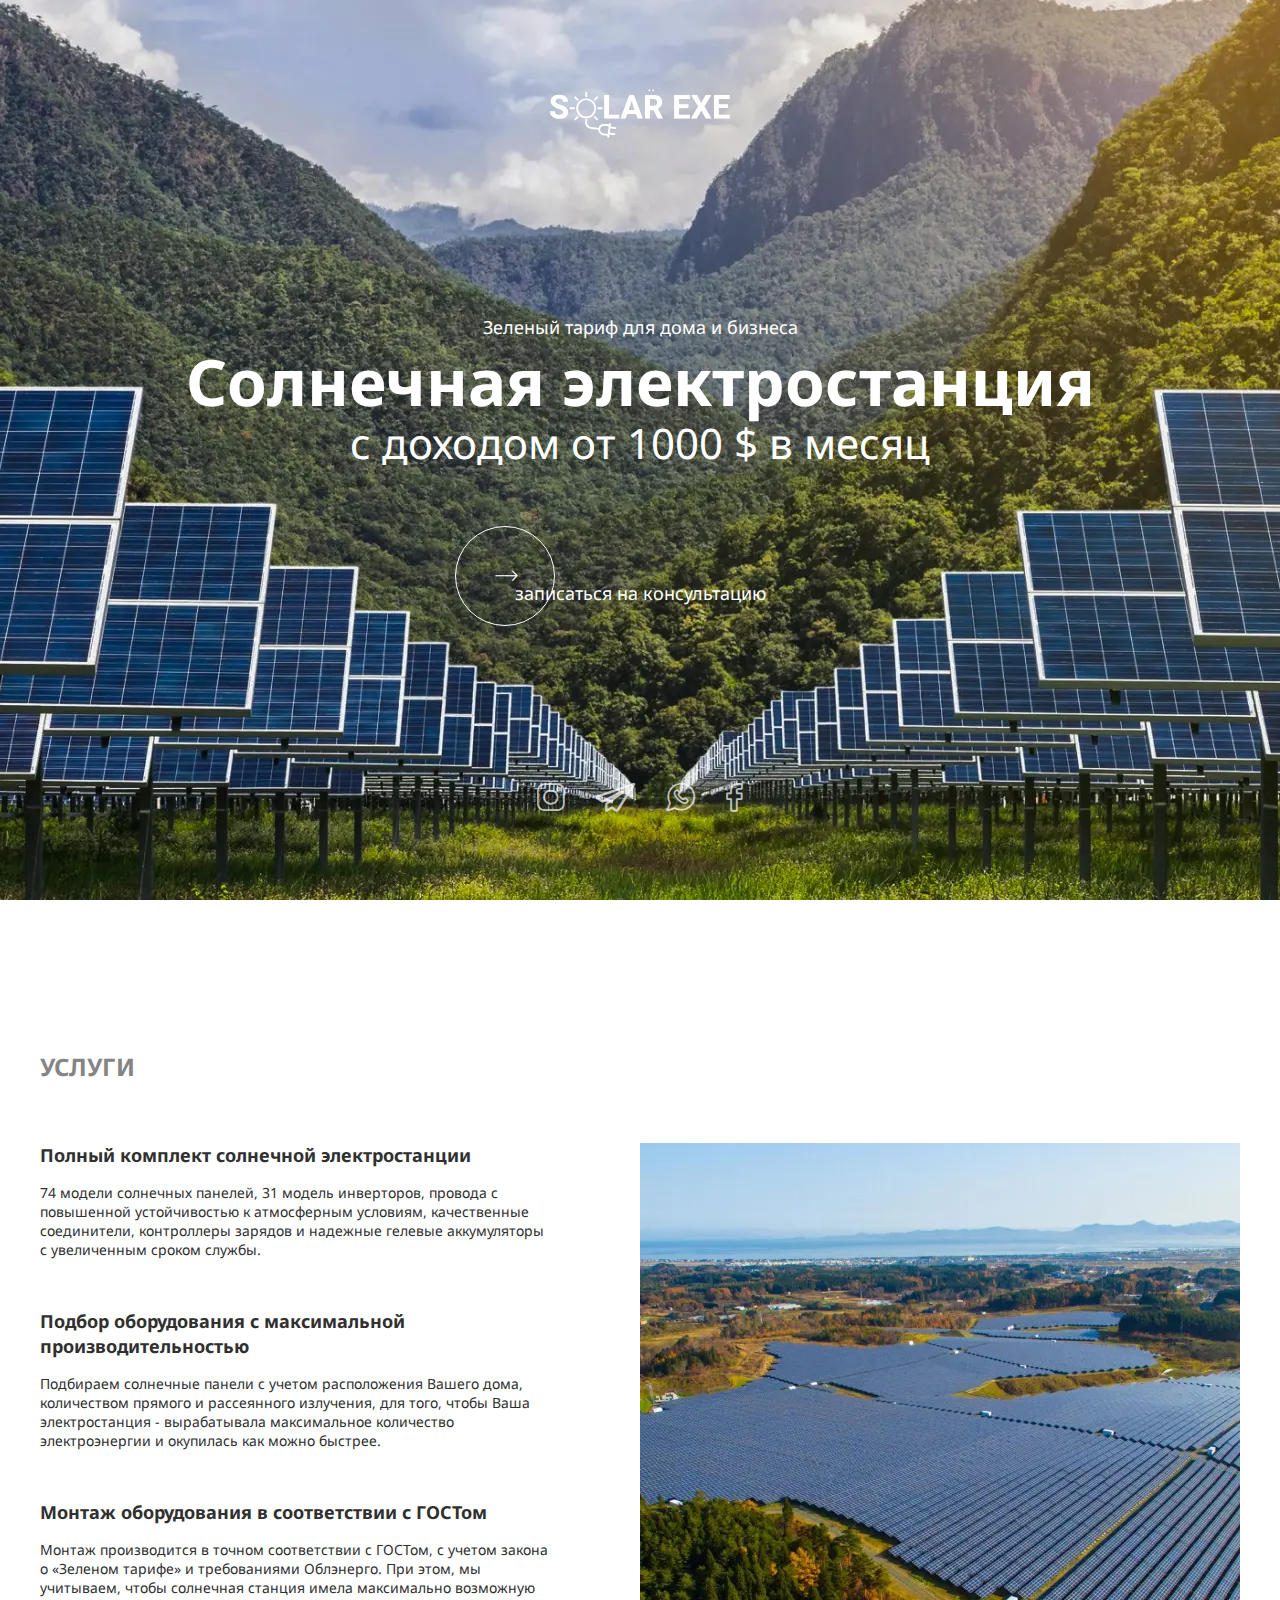
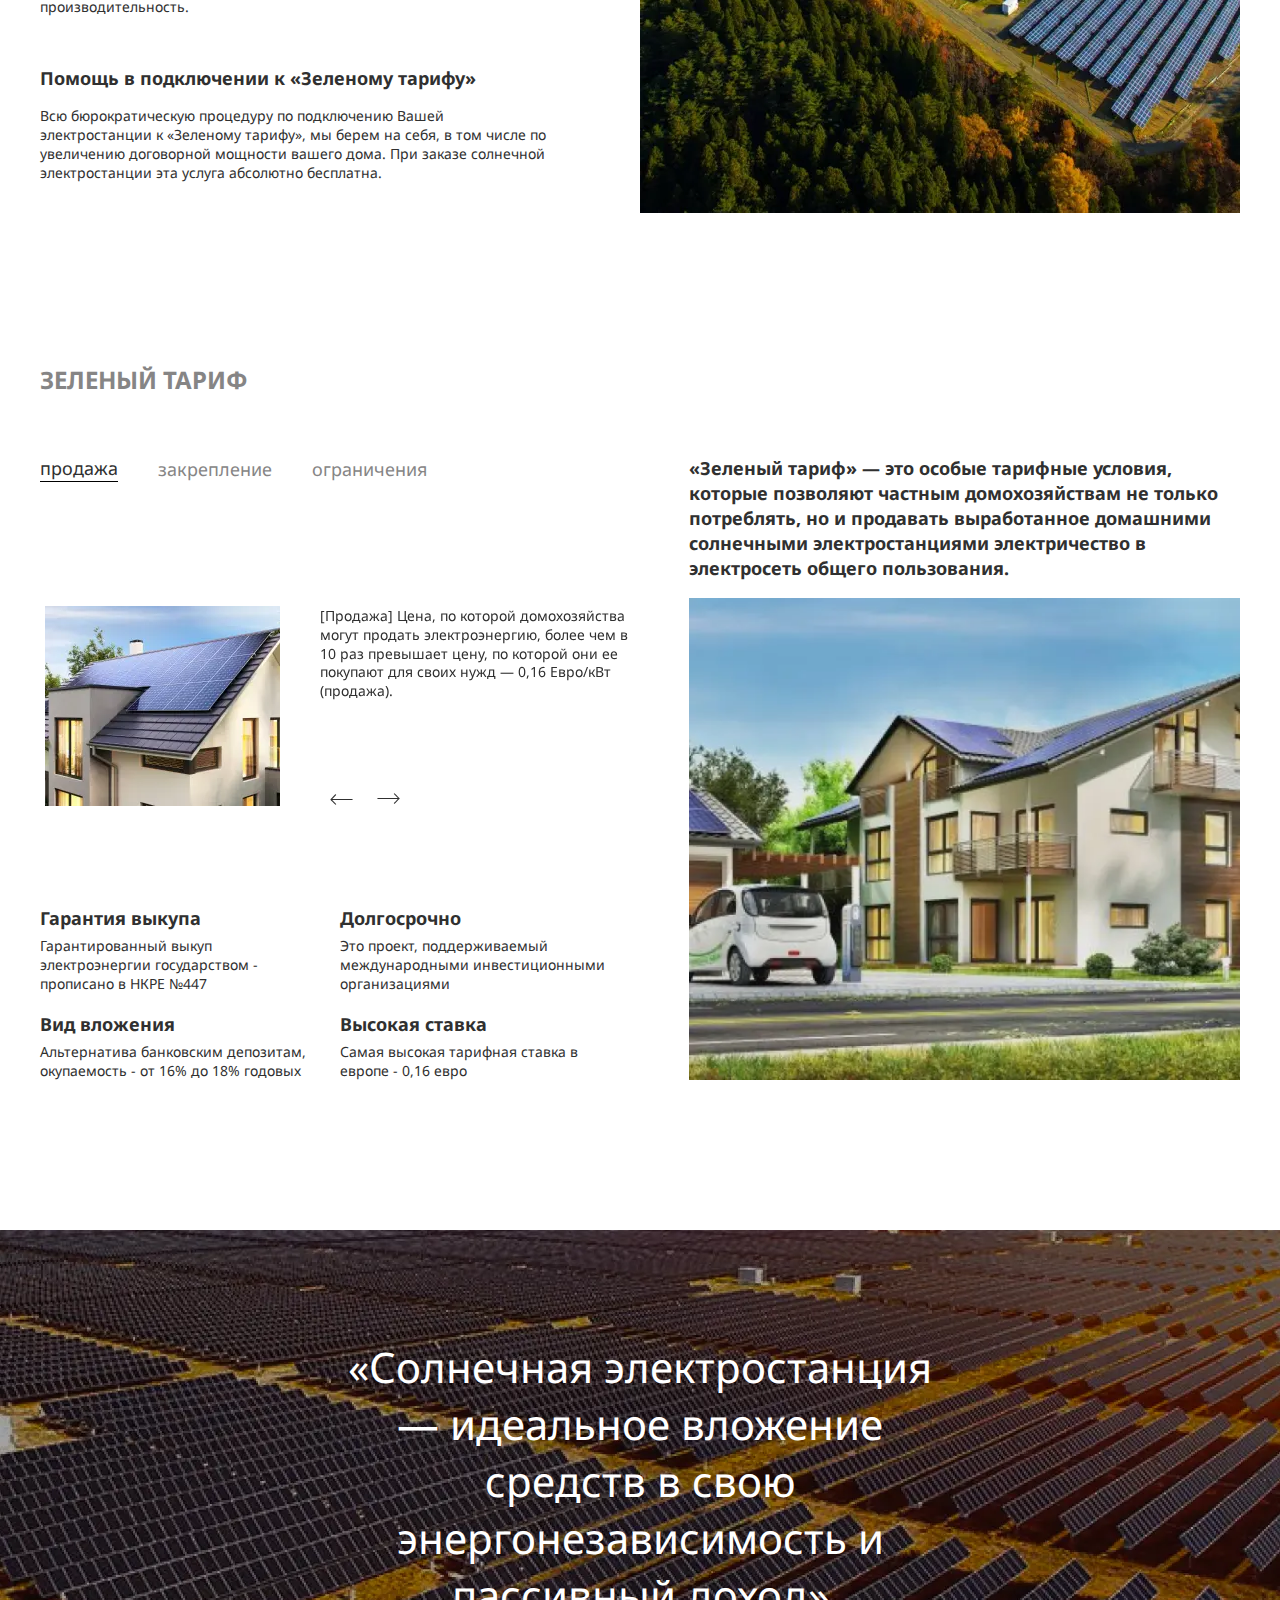
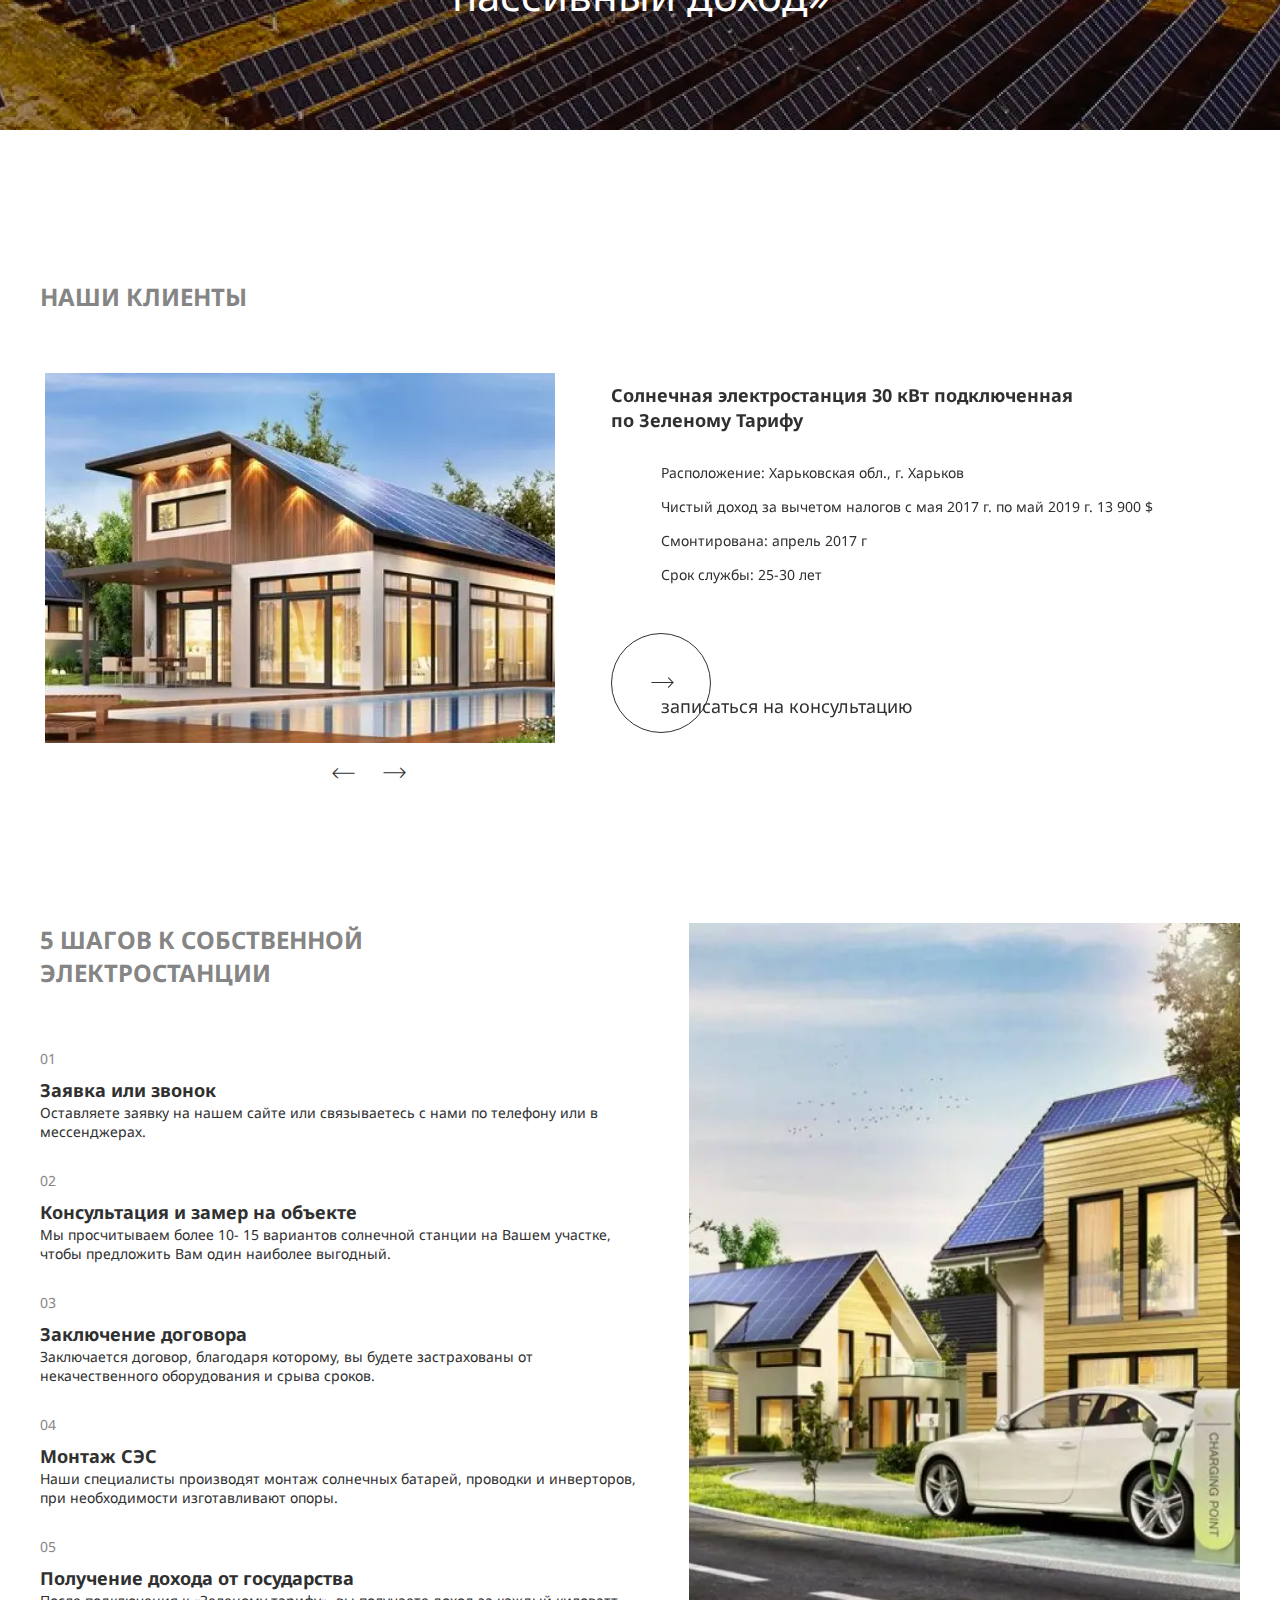
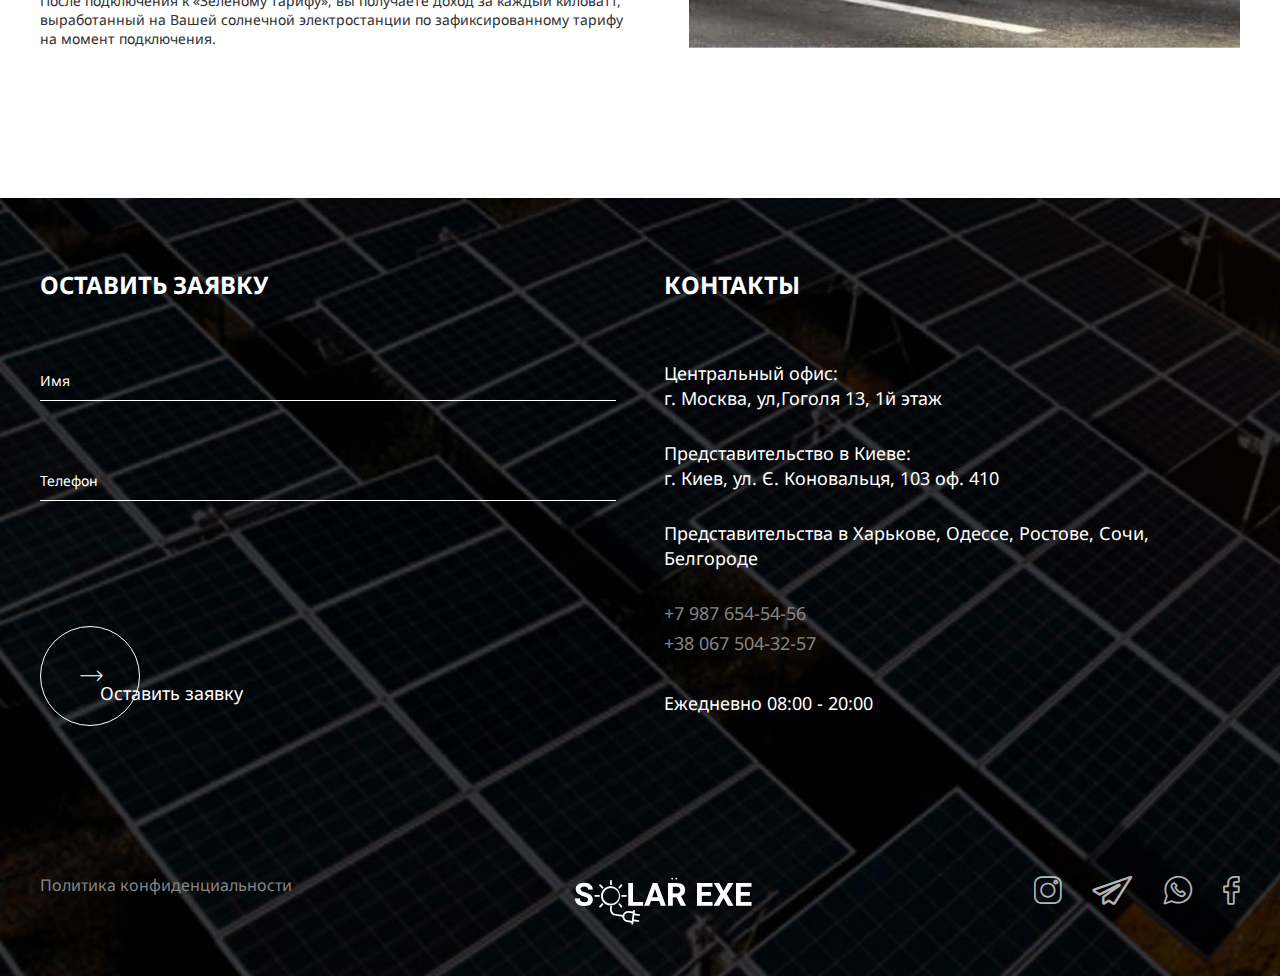
<file: index.html>
<!DOCTYPE html>
<html lang="ru">

<head>
	<title>Главная</title>
	<meta charset="UTF-8">
	<meta name="format-detection" content="telephone=no">
	<!-- <style>body{opacity: 0;}</style> -->
	<link rel="stylesheet" href="css/style.min.css?_v=20230328160044">
	<link rel="shortcut icon" href="favicon.ico">
	<!-- <meta name="robots" content="noindex, nofollow"> -->
	<meta name="viewport" content="width=device-width, initial-scale=1.0">
</head>

<body>
	<div class="wrapper">
		<header class="header">
			<div class="header__container">
				<div class="fullscreen">
					<div class="fullscreen__body">
						<div class="fullscreen__logo">
							<div class="logo _icon-logo"></div>
						</div>
						<div class="fullscreen__title">
							<h2 class="subtitle-fullscreen">Зеленый тариф для дома и бизнеса</h2>
							<h1 class="title-fullscreen">Солнечная электростанция <span>с доходом от 1000 $ в месяц</span></h1>
							<a href="" class="btn-fullscreen _icon-arrow btn">записаться на консультацию</a>
						</div>
						<div class="fullscreen__social">
							<ul class="social__link">
								<li><a href="" class="header-social _icon-instagram"></a></li>
								<li><a href="https://web.telegram.org/z/" class="header-social _icon-telegram"></a></li>
								<li><a href="" class="header-social _icon-whatsapp"></a></li>
								<li><a href="" class="header-social _icon-facebook"></a></li>
							</ul>
						</div>
					</div>
				</div>
			</div>
		</header>
		<main class="page">
			<section class="services">
				<div class="services__container">
					<div class="services__title">
						<h2>Услуги</h2>
					</div>

					<div class="services__body">
						<div class="services__offer offer-services">
							<div class="offer-services__item">
								<h3>Полный комплект солнечной электростанции</h3>
								<p>74 модели солнечных панелей, 31 модель инверторов, провода с повышенной устойчивостью к
									атмосферным условиям, качественные соединители, контроллеры зарядов и надежные гелевые
									аккумуляторы с увеличенным сроком службы.</p>
							</div>
							<div class="offer-services__item">
								<h3>Подбор оборудования с максимальной производительностью</h3>
								<p>Подбираем солнечные панели с учетом расположения Вашего дома, количеством прямого и
									рассеянного
									излучения, для того, чтобы Ваша электростанция - вырабатывала максимальное количество
									электроэнергии и окупилась как можно быстрее.</p>
							</div>
							<div class="offer-services__item">
								<h3>Монтаж оборудования в соответствии с ГОСТом</h3>
								<p>Монтаж производится в точном соответствии с ГОСТом, с учетом закона о «Зеленом тарифе» и
									требованиями Облэнерго. При этом, мы учитываем, чтобы солнечная станция имела максимально
									возможную производительность.</p>
							</div>
							<div class="offer-services__item">
								<h3>Помощь в подключении к «Зеленому тарифу»</h3>
								<p>Всю бюрократическую процедуру по подключению Вашей электростанции к «Зеленому тарифу», мы
									берем
									на себя, в том числе по увеличению договорной мощности вашего дома. При заказе солнечной
									электростанции эта услуга абсолютно бесплатна.</p>
							</div>
						</div>
						<div class="services__image">
							<picture><source srcset="img/services/services.webp" type="image/webp"><img src="img/services/services.jpg" alt="services__image"></picture>
						</div>
					</div>
				</div>
			</section>

			<section class="tariff">
				<div class="tariff__container">
					<div class="tariff__title">
						<h2>Зеленый тариф</h2>
					</div>
					<div class="tariff__body">
						<div class="tariff__tabs tabs-tariff">
							<div data-tabs class="tabs-tariff__item">
								<nav data-tabs-titles class="tabs-tariff__navigation">
									<button type="button" class="tabs-tariff__title _tab-active">Продажа</button>
									<button type="button" class="tabs-tariff__title">Закрепление</button>
									<button type="button" class="tabs-tariff__title">Ограничения</button>
								</nav>
								<div data-tabs-body class="tabs-tariff__content">
									<!-- Содержание первого таба -->
									<div class="tabs-tariff__body body-tariff">
										<div class="body-tariff__slider">
											<!-- Оболочка слайдера -->
											<div class="tariff__slider swiper">
												<!-- Двигающееся часть слайдера -->
												<div class="tariff__wrapper swiper-wrapper">
													<!-- Слайд -->
													<div class="tariff__slide swiper-slide">
														<picture><source srcset="img/tariff/small-home.webp" type="image/webp"><img src="img/tariff/small-home.jpg" alt="small-home" class="slide-img"></picture>
														<div class="slide-info__block">
															<div class="slide-info">[Продажа] Цена, по которой домохозяйства могут
																продать
																электроэнергию, более чем в 10 раз превышает цену, по которой они ее
																покупают для своих нужд — 0,16 Евро/кВт (продажа).</div>
															<div class="slide-info__button">
																<!-- Если нужна навигация (влево/вправо) -->
																<button type="button" class="tariff-button-prev tariff-btn _icon-arrow"></button>
																<button type="button" class="tariff-button-next tariff-btn _icon-arrow"></button>
															</div>
														</div>
													</div>
													<div class="tariff__slide swiper-slide">
														<picture><source srcset="img/tariff/small-home.webp" type="image/webp"><img src="img/tariff/small-home.jpg" alt="small-home" class="slide-img"></picture>
														<div class="slide-info__block">
															<div class="slide-info">[Продажа] Цена, по которой домохозяйства могут
																продать
																электроэнергию, более чем в 10 раз превышает цену, по которой они ее
																покупают для своих нужд — 0,16 Евро/кВт (продажа).</div>
															<div class="slide-info__button">
																<!-- Если нужна навигация (влево/вправо) -->
																<button type="button" class="tariff-button-prev tariff-btn _icon-arrow"></button>
																<button type="button" class="tariff-button-next tariff-btn _icon-arrow"></button>
															</div>
														</div>
													</div>
													<div class="tariff__slide swiper-slide">
														<picture><source srcset="img/tariff/small-home.webp" type="image/webp"><img src="img/tariff/small-home.jpg" alt="small-home" class="slide-img"></picture>
														<div class="slide-info__block">
															<div class="slide-info">[Продажа] Цена, по которой домохозяйства могут
																продать
																электроэнергию, более чем в 10 раз превышает цену, по которой они ее
																покупают для своих нужд — 0,16 Евро/кВт (продажа).</div>
															<div class="slide-info__button">
																<!-- Если нужна навигация (влево/вправо) -->
																<button type="button" class="tariff-button-prev tariff-btn _icon-arrow"></button>
																<button type="button" class="tariff-button-next tariff-btn _icon-arrow"></button>
															</div>
														</div>
													</div>
												</div>
											</div>
										</div>
										<div class="body-tariff__info info-tariff">
											<div class="info-tariff__items">
												<div class="info-tariff__title">Гарантия выкупа</div>
												<div class="info-tariff__description">Гарантированный выкуп электроэнергии
													государством - прописано в НКРЕ №447</div>
											</div>
											<div class="info-tariff__items">
												<div class="info-tariff__title">Долгосрочно</div>
												<div class="info-tariff__description">Это проект, поддерживаемый международными
													инвестиционными организациями</div>
											</div>
											<div class="info-tariff__items">
												<div class="info-tariff__title">Вид вложения</div>
												<div class="info-tariff__description">Альтернатива банковским депозитам, окупаемость
													- от 16% до 18% годовых</div>
											</div>
											<div class="info-tariff__items">
												<div class="info-tariff__title">Высокая ставка</div>
												<div class="info-tariff__description">Самая высокая тарифная ставка в европе - 0,16
													евро</div>
											</div>
										</div>
									</div>
									<!-- Содержание второго таба -->
									<div class="tabs-tariff__body body-tariff">
										<div class="body-tariff__slider">
											<!-- Оболочка слайдера -->
											<div class="tariff__slider swiper">
												<!-- Двигающееся часть слайдера -->
												<div class="tariff__wrapper swiper-wrapper">
													<!-- Слайд -->
													<div class="tariff__slide swiper-slide">
														<picture><source srcset="img/tariff/small-home.webp" type="image/webp"><img src="img/tariff/small-home.jpg" alt="small-home" class="slide-img"></picture>
														<div class="slide-info__block">
															<div class="slide-info">[Закрепление] Цена, по которой домохозяйства могут
																продать
																электроэнергию, более чем в 10 раз превышает цену, по которой они ее
																покупают для своих нужд — 0,16 Евро/кВт (продажа).</div>
															<div class="slide-info__button">
																<!-- Если нужна навигация (влево/вправо) -->
																<button type="button" class="tariff-button-prev tariff-btn _icon-arrow"></button>
																<button type="button" class="tariff-button-next tariff-btn _icon-arrow"></button>
															</div>
														</div>
													</div>
													<div class="tariff__slide swiper-slide">
														<picture><source srcset="img/tariff/small-home.webp" type="image/webp"><img src="img/tariff/small-home.jpg" alt="small-home" class="slide-img"></picture>
														<div class="slide-info__block">
															<div class="slide-info">[Закрепление] Цена, по которой домохозяйства могут
																продать
																электроэнергию, более чем в 10 раз превышает цену, по которой они ее
																покупают для своих нужд — 0,16 Евро/кВт (продажа).</div>
															<div class="slide-info__button">
																<!-- Если нужна навигация (влево/вправо) -->
																<button type="button" class="tariff-button-prev tariff-btn _icon-arrow"></button>
																<button type="button" class="tariff-button-next tariff-btn _icon-arrow"></button>
															</div>
														</div>
													</div>
													<div class="tariff__slide swiper-slide">
														<picture><source srcset="img/tariff/small-home.webp" type="image/webp"><img src="img/tariff/small-home.jpg" alt="small-home" class="slide-img"></picture>
														<div class="slide-info__block">
															<div class="slide-info">[Закрепление] Цена, по которой домохозяйства могут
																продать
																электроэнергию, более чем в 10 раз превышает цену, по которой они ее
																покупают для своих нужд — 0,16 Евро/кВт (продажа).</div>
															<div class="slide-info__button">
																<!-- Если нужна навигация (влево/вправо) -->
																<button type="button" class="tariff-button-prev tariff-btn _icon-arrow"></button>
																<button type="button" class="tariff-button-next tariff-btn _icon-arrow"></button>
															</div>
														</div>
													</div>
												</div>
											</div>
										</div>
										<div class="body-tariff__info info-tariff">
											<div class="info-tariff__items">
												<div class="info-tariff__title">Гарантия выкупа</div>
												<div class="info-tariff__description">Гарантированный выкуп электроэнергии
													государством - прописано в НКРЕ №447</div>
											</div>
											<div class="info-tariff__items">
												<div class="info-tariff__title">Долгосрочно</div>
												<div class="info-tariff__description">Это проект, поддерживаемый международными
													инвестиционными организациями</div>
											</div>
											<div class="info-tariff__items">
												<div class="info-tariff__title">Вид вложения</div>
												<div class="info-tariff__description">Альтернатива банковским депозитам, окупаемость
													- от 16% до 18% годовых</div>
											</div>
											<div class="info-tariff__items">
												<div class="info-tariff__title">Высокая ставка</div>
												<div class="info-tariff__description">Самая высокая тарифная ставка в европе - 0,16
													евро</div>
											</div>
										</div>
									</div>
									<!-- Содержание третьего таба -->
									<div class="tabs-tariff__body body-tariff">
										<div class="body-tariff__slider">
											<!-- Оболочка слайдера -->
											<div class="tariff__slider swiper">
												<!-- Двигающееся часть слайдера -->
												<div class="tariff__wrapper swiper-wrapper">
													<!-- Слайд -->
													<div class="tariff__slide swiper-slide">
														<picture><source srcset="img/tariff/small-home.webp" type="image/webp"><img src="img/tariff/small-home.jpg" alt="small-home" class="slide-img"></picture>
														<div class="slide-info__block">
															<div class="slide-info">[Ограничения] Цена, по которой домохозяйства могут
																продать
																электроэнергию, более чем в 10 раз превышает цену, по которой они ее
																покупают для своих нужд — 0,16 Евро/кВт (продажа).</div>
															<div class="slide-info__button">
																<!-- Если нужна навигация (влево/вправо) -->
																<button type="button" class="tariff-button-prev tariff-btn _icon-arrow"></button>
																<button type="button" class="tariff-button-next tariff-btn _icon-arrow"></button>
															</div>
														</div>
													</div>
													<div class="tariff__slide swiper-slide">
														<picture><source srcset="img/tariff/small-home.webp" type="image/webp"><img src="img/tariff/small-home.jpg" alt="small-home" class="slide-img"></picture>
														<div class="slide-info__block">
															<div class="slide-info">[Ограничения] Цена, по которой домохозяйства могут
																продать
																электроэнергию, более чем в 10 раз превышает цену, по которой они ее
																покупают для своих нужд — 0,16 Евро/кВт (продажа).</div>
															<div class="slide-info__button">
																<!-- Если нужна навигация (влево/вправо) -->
																<button type="button" class="tariff-button-prev tariff-btn _icon-arrow"></button>
																<button type="button" class="tariff-button-next tariff-btn _icon-arrow"></button>
															</div>
														</div>
													</div>
													<div class="tariff__slide swiper-slide">
														<picture><source srcset="img/tariff/small-home.webp" type="image/webp"><img src="img/tariff/small-home.jpg" alt="small-home" class="slide-img"></picture>
														<div class="slide-info__block">
															<div class="slide-info">[Ограничения] Цена, по которой домохозяйства могут
																продать
																электроэнергию, более чем в 10 раз превышает цену, по которой они ее
																покупают для своих нужд — 0,16 Евро/кВт (продажа).</div>
															<div class="slide-info__button">
																<!-- Если нужна навигация (влево/вправо) -->
																<button type="button" class="tariff-button-prev tariff-btn _icon-arrow"></button>
																<button type="button" class="tariff-button-next tariff-btn _icon-arrow"></button>
															</div>
														</div>
													</div>
												</div>
											</div>
										</div>
										<div class="body-tariff__info info-tariff">
											<div class="info-tariff__items">
												<div class="info-tariff__title">Гарантия выкупа</div>
												<div class="info-tariff__description">Гарантированный выкуп электроэнергии
													государством - прописано в НКРЕ №447</div>
											</div>
											<div class="info-tariff__items">
												<div class="info-tariff__title">Долгосрочно</div>
												<div class="info-tariff__description">Это проект, поддерживаемый международными
													инвестиционными организациями</div>
											</div>
											<div class="info-tariff__items">
												<div class="info-tariff__title">Вид вложения</div>
												<div class="info-tariff__description">Альтернатива банковским депозитам, окупаемость
													- от 16% до 18% годовых</div>
											</div>
											<div class="info-tariff__items">
												<div class="info-tariff__title">Высокая ставка</div>
												<div class="info-tariff__description">Самая высокая тарифная ставка в европе - 0,16
													евро</div>
											</div>
										</div>
									</div>
								</div>
							</div>
						</div>
						<div class="tariff__image">
							<h3>«Зеленый тариф» — это особые тарифные условия, которые позволяют частным домохозяйствам не
								только потреблять, но и продавать выработанное домашними солнечными электростанциями
								электричество в электросеть общего пользования.</h3>
							<picture><source srcset="img/tariff/big-home.webp" type="image/webp"><img src="img/tariff/big-home.jpg" alt="big-home"></picture>
						</div>
					</div>
				</div>
			</section>

			<section class="quote">
				<div class="quote__background">
					<div class="quote__title">«Солнечная электростанция — идеальное вложение средств в свою
						энергонезависимость и пассивный доход»</div>
				</div>
			</section>

			<section class="clients">
				<div class="clients__container">
					<div class="clients__title">
						<h2>Наши клиенты</h2>
					</div>
					<!-- Оболочка слайдера -->
					<div class="clients__slider swiper">
						<!-- Двигающееся часть слайдера -->
						<div class="clients__wrapper swiper-wrapper">
							<!-- Слайд -->
							<div class="clients__slide slide-clients swiper-slide">
								<div class="slide-clients__image">
									<picture><source srcset="img/clients/clients-home.webp" type="image/webp"><img src="img/clients/clients-home.jpg" alt="clients-home"></picture>
								</div>
								<div class="slide-clients__info info-clients">
									<div class="info-clients__discription discription-clients">
										<div class="discription-clients__title">
											<h2>Солнечная электростанция 30 кВт подключенная по Зеленому Тарифу</h2>
										</div>
										<div class="discription-clients__text">
											<p>Расположение: Харьковская обл., г. Харьков</p>
											<p>Чистый доход за вычетом налогов с мая 2017 г. по май 2019 г. 13 900 $</p>
											<p>Смонтирована: апрель 2017 г</p>
											<p>Срок службы: 25-30 лет</p>
										</div>
									</div>
									<div class="info-clients__btn _icon-arrow btn">записаться на консультацию</div>
								</div>
							</div>
							<div class="clients__slide slide-clients swiper-slide">
								<div class="slide-clients__image">
									<picture><source srcset="img/clients/clients-home.webp" type="image/webp"><img src="img/clients/clients-home.jpg" alt="clients-home"></picture>
								</div>
								<div class="slide-clients__info info-clients">
									<div class="info-clients__discription discription-clients">
										<div class="discription-clients__title">
											<h2>Солнечная электростанция 30 кВт подключенная по Зеленому Тарифу</h2>
										</div>
										<div class="discription-clients__text">
											<p>Расположение: Харьковская обл., г. Харьков</p>
											<p>Чистый доход за вычетом налогов с мая 2017 г. по май 2019 г. 13 900 $</p>
											<p>Смонтирована: апрель 2017 г</p>
											<p>Срок службы: 25-30 лет</p>
										</div>
									</div>
									<div class="info-clients__btn _icon-arrow btn">записаться на консультацию</div>
								</div>
							</div>
							<div class="clients__slide slide-clients swiper-slide">
								<div class="slide-clients__image">
									<picture><source srcset="img/clients/clients-home.webp" type="image/webp"><img src="img/clients/clients-home.jpg" alt="clients-home"></picture>
								</div>
								<div class="slide-clients__info info-clients">
									<div class="info-clients__discription discription-clients">
										<div class="discription-clients__title">
											<h2>Солнечная электростанция 30 кВт подключенная по Зеленому Тарифу</h2>
										</div>
										<div class="discription-clients__text">
											<p>Расположение: Харьковская обл., г. Харьков</p>
											<p>Чистый доход за вычетом налогов с мая 2017 г. по май 2019 г. 13 900 $</p>
											<p>Смонтирована: апрель 2017 г</p>
											<p>Срок службы: 25-30 лет</p>
										</div>
									</div>
									<div class="info-clients__btn _icon-arrow btn">записаться на консультацию</div>
								</div>
							</div>
						</div>
					</div>
					<!-- Если нужна навигация (влево/вправо) -->
					<button type="button" class="clients-button-prev clients-btn _icon-arrow"></button>
					<button type="button" class="clients-button-next clients-btn _icon-arrow"></button>
				</div>
			</section>

			<section class="myStation">
				<div class="myStation__container">
					<div class="myStation__step step-myStation">
						<div class="step-myStation__title">
							<h2>5 шагов к собственной электростанции</h2>
						</div>
						<ul class="step-myStation__list">
							<li class="step-myStation__item">
								<span>01</span>
								<h3>Заявка или звонок</h3>
								<p>Оставляете заявку на нашем сайте или связываетесь с нами по телефону или в мессенджерах.</p>
							</li>
							<li class="step-myStation__item">
								<span>02</span>
								<h3>Консультация и замер на объекте</h3>
								<p>Мы просчитываем более 10- 15 вариантов солнечной станции на Вашем участке, чтобы предложить
									Вам один наиболее выгодный.</p>
							</li>
							<li class="step-myStation__item">
								<span>03</span>
								<h3>Заключение договора</h3>
								<p>Заключается договор, благодаря которому, вы будете застрахованы от некачественного
									оборудования и срыва сроков.</p>
							</li>
							<li class="step-myStation__item">
								<span>04</span>
								<h3>Монтаж СЭС</h3>
								<p>Наши специалисты производят монтаж солнечных батарей, проводки и инверторов, при
									необходимости изготавливают опоры.</p>
							</li>
							<li class="step-myStation__item">
								<span>05</span>
								<h3>Получение дохода от государства</h3>
								<p>После подключения к «Зеленому тарифу», вы получаете доход за каждый киловатт, выработанный на
									Вашей солнечной электростанции по зафиксированному тарифу на момент подключения.</p>
							</li>
						</ul>
					</div>
					<div class="myStation__image">
						<picture><source srcset="img/power-plant/power-plant.webp" type="image/webp"><img src="img/power-plant/power-plant.jpg" alt="power-plant"></picture>
					</div>
				</div>
			</section>
		</main>
		<footer class="footer">
			<div class="footer__container">
				<div class="footer__top">
					<div class="footer__request request-footer">
						<div class="request-footer__title">
							<h2>Оставить заявку</h2>
						</div>

						<form action="#" class="request-footer__form form-footer">
							<input type="name" placeholder="Имя" class="form-footer__name">
							<input type="tel" placeholder="Телефон" class="form-footer__tel">
							<button class="form-footer__btn _icon-arrow btn">Оставить заявку</button>
						</form>
					</div>

					<div class="footer__contacts contacts-footer">
						<div class="contacts-footer__title">
							<h2>Контакты</h2>
						</div>
						<div class="contacts-footer__info info-footer">
							<div class="info-footer__location">
								<div class="location-moscow">
									<h4>Центральный офис:</h4>
									<p>г. Москва, ул,Гоголя 13, 1й этаж</p>
								</div>
								<div class="location-kiev">
									<h4>Представительство в Киеве:</h4>
									<p>г. Киев, ул. Є. Коновальця, 103 оф. 410</p>
								</div>
								<span>Представительства в Харькове, Одессе, Ростове, Сочи, Белгороде</span>
							</div>

							<div class="info-footer__phone">
								<a href="#">+7 987 654-54-56</a>
								<a href="#">+38 067 504-32-57</a>
								<p>Ежедневно 08:00 - 20:00</p>
							</div>
						</div>
					</div>
				</div>
				<div class="footer__bottom bottom-footer">
					<div class="bottom-footer__privacy">
						<a href="">Политика конфиденциальности</a>
					</div>
					<div class="bottom-footer__logo _icon-logo"></div>
					<div class="bottom-footer__social">
						<ul class="social__link">
							<li><a href="" class="header-social _icon-instagram"></a></li>
							<li><a href="https://web.telegram.org/z/" class="header-social _icon-telegram"></a></li>
							<li><a href="" class="header-social _icon-whatsapp"></a></li>
							<li><a href="" class="header-social _icon-facebook"></a></li>
						</ul>
					</div>
				</div>
			</div>
		</footer>
	</div>
	<!-- <div id="popup" aria-hidden="true" class="popup">
	<div class="popup__wrapper">
		<div class="popup__content">
			<button data-close type="button" class="popup__close">Закрыть</button>
			<div class="popup__text">
				Text
			</div>
		</div>
	</div>
</div> -->
	<script src="js/app.min.js?_v=20230328160044"></script>
</body>

</html>
</file>
<file: css/style.min.css>
@charset "UTF-8";@import url(https://fonts.googleapis.com/css?family=Noto+Sans:400,700&display=swap);@font-face{font-family:icons;font-display:swap;src:url(../fonts/icons.woff2) format("woff2"),url(../fonts/icons.woff) format("woff");font-weight:400;font-style:normal}[class*=_icon-]:before{font-family:icons;font-style:normal;font-weight:400;font-variant:normal;text-transform:none;line-height:1;-webkit-font-smoothing:antialiased;-moz-osx-font-smoothing:grayscale}[class*=_icon-]:before{display:block}._icon-facebook:before{content:"\e900";color:#fff}._icon-instagram:before{content:"\e901";color:#fff}._icon-logo:before{content:"\e902";color:#fff}._icon-logo-ico:before{content:"\e903";color:#fff}._icon-telegram:before{content:"\e904";color:#fff}._icon-whatsapp:before{content:"\e905";color:#fff}._icon-arrow:before{content:"\e906"}*{padding:0;margin:0;border:0}*,:after,:before{-webkit-box-sizing:border-box;box-sizing:border-box}body,html{height:100%;min-width:320px}body{color:#303030;line-height:1;font-family:"Noto Sans";font-size:.875rem;-ms-text-size-adjust:100%;-moz-text-size-adjust:100%;-webkit-text-size-adjust:100%;-webkit-font-smoothing:antialiased;-moz-osx-font-smoothing:grayscale}button,input,textarea{font-family:"Noto Sans";font-size:inherit}button{cursor:pointer;color:inherit;background-color:inherit}a{color:inherit}a:link,a:visited{text-decoration:none}a:hover{text-decoration:none}ul li{list-style:none}img{vertical-align:top}h1,h2,h3,h4,h5,h6{font-weight:inherit;font-size:inherit}.lock body{overflow:hidden;-ms-touch-action:none;touch-action:none}.wrapper{min-height:100%;display:-webkit-box;display:-ms-flexbox;display:flex;-webkit-box-orient:vertical;-webkit-box-direction:normal;-ms-flex-direction:column;flex-direction:column;overflow:hidden}.wrapper>main{-webkit-box-flex:1;-ms-flex:1 1 auto;flex:1 1 auto}.wrapper>*{min-width:0}[class*=__container]{max-width:75rem;-webkit-box-sizing:content-box;box-sizing:content-box;margin:0 auto;padding:0 .9375rem}[class*=-ibg]{position:relative}[class*=-ibg] img{position:absolute;width:100%;height:100%;top:0;left:0;-o-object-fit:cover;object-fit:cover}[class*=-ibg_contain] img{-o-object-fit:contain;object-fit:contain}.no-webp .header{background:url(../img/header/header-bg.jpg) center/cover no-repeat}.header{min-height:100vh}.header__container{display:-webkit-box;display:-ms-flexbox;display:flex;-webkit-box-orient:vertical;-webkit-box-direction:normal;-ms-flex-direction:column;flex-direction:column;-webkit-box-align:center;-ms-flex-align:center;align-items:center}.fullscreen{display:-webkit-box;display:-ms-flexbox;display:flex;height:100vh;color:#fff}.fullscreen__body{display:-webkit-box;display:-ms-flexbox;display:flex;-webkit-box-orient:vertical;-webkit-box-direction:normal;-ms-flex-direction:column;flex-direction:column;-webkit-box-align:center;-ms-flex-align:center;align-items:center;-ms-flex-pack:distribute;justify-content:space-around}.fullscreen__title{display:-webkit-box;display:-ms-flexbox;display:flex;-webkit-box-orient:vertical;-webkit-box-direction:normal;-ms-flex-direction:column;flex-direction:column;-webkit-box-align:center;-ms-flex-align:center;align-items:center}.logo::before{font-size:3.1875rem}.subtitle-fullscreen{font-size:1.125rem;font-weight:400;line-height:1.3888888889;margin:0 0 .625rem 0}.title-fullscreen{display:-webkit-box;display:-ms-flexbox;display:flex;-webkit-box-orient:vertical;-webkit-box-direction:normal;-ms-flex-direction:column;flex-direction:column;text-align:center;max-width:59.375rem;font-size:4rem;font-weight:700}.title-fullscreen span{font-size:2.625rem;font-weight:400;line-height:1.3571428571}.btn{position:relative;display:block;margin:6.875rem 0 0 0;font-size:1.125rem;font-weight:400;line-height:1.3888888889;border-radius:10px;padding:0 10px}.btn::before{position:absolute;font-size:2.1875rem;bottom:30px;left:-10px;-webkit-transition:all .3s ease 0s;-o-transition:all .3s ease 0s;transition:all .3s ease 0s}.btn::after{content:"";display:block;position:absolute;bottom:-20px;left:-50px;width:100px;height:100px;border:1px solid #fff;border-radius:50%;-webkit-transition:all .3s ease 0s;-o-transition:all .3s ease 0s;transition:all .3s ease 0s}.btn:hover::after{border:1px solid #a9a32a}.btn:hover::before{color:#a9a32a}.social__link{display:-webkit-box;display:-ms-flexbox;display:flex;-webkit-column-gap:30px;-moz-column-gap:30px;column-gap:30px}.header-social::before{font-size:1.8125rem;color:#fff;opacity:.7;-webkit-transition:all .3s ease 0s;-o-transition:all .3s ease 0s;transition:all .3s ease 0s}.footer{background:url(../img/footer/footer-bg.jpg) 0 0 no-repeat;margin:9.375rem 0 0 0;background-size:cover;color:#fff}.footer__top{display:-webkit-box;display:-ms-flexbox;display:flex;-webkit-column-gap:5.625rem;-moz-column-gap:5.625rem;column-gap:5.625rem}@supports ((-moz-column-gap:clamp(1.875rem ,-2.1334534816rem + 6.4653779013vw ,5.625rem)) or (column-gap:clamp(1.875rem ,-2.1334534816rem + 6.4653779013vw ,5.625rem))){.footer__top{-webkit-column-gap:clamp(1.875rem ,-2.1334534816rem + 6.4653779013vw ,5.625rem);-moz-column-gap:clamp(1.875rem ,-2.1334534816rem + 6.4653779013vw ,5.625rem);column-gap:clamp(1.875rem ,-2.1334534816rem + 6.4653779013vw ,5.625rem)}}@supports not ((-moz-column-gap:clamp(1.875rem ,-2.1334534816rem + 6.4653779013vw ,5.625rem)) or (column-gap:clamp(1.875rem ,-2.1334534816rem + 6.4653779013vw ,5.625rem))){.footer__top{-webkit-column-gap:calc(1.875rem + 3.75 * (100vw - 61.99875rem)/ 58.00125);-moz-column-gap:calc(1.875rem + 3.75 * (100vw - 61.99875rem)/ 58.00125);column-gap:calc(1.875rem + 3.75 * (100vw - 61.99875rem)/ 58.00125)}}.request-footer{display:-webkit-box;display:-ms-flexbox;display:flex;-webkit-box-flex:1;-ms-flex:1 1 50%;flex:1 1 50%;-webkit-box-orient:vertical;-webkit-box-direction:normal;-ms-flex-direction:column;flex-direction:column;margin:4.375rem 0 0 0}.request-footer__title{font-size:1.5rem;font-weight:700;line-height:1.375;text-transform:uppercase}.form-footer{display:-webkit-box;display:-ms-flexbox;display:flex;-webkit-box-orient:vertical;-webkit-box-direction:normal;-ms-flex-direction:column;flex-direction:column;margin:3.75rem 0 0 0;row-gap:3.75rem}.form-footer input{padding:.625rem 0;background:0 0;border-bottom:1px solid #fff;outline:0;color:#fff;font-size:.875rem;font-weight:400;line-height:1.3571428571}.form-footer ::-webkit-input-placeholder{color:#fff;font-size:.875rem;font-weight:400;line-height:1.3571428571}.form-footer ::-moz-placeholder{color:#fff;font-size:.875rem;font-weight:400;line-height:1.3571428571}.form-footer :-ms-input-placeholder{color:#fff;font-size:.875rem;font-weight:400;line-height:1.3571428571}.form-footer ::-ms-input-placeholder{color:#fff;font-size:.875rem;font-weight:400;line-height:1.3571428571}.form-footer ::placeholder{color:#fff;font-size:.875rem;font-weight:400;line-height:1.3571428571}.form-footer__btn{text-align:left;margin:7.5rem 0 0 3.125rem}.contacts-footer{display:-webkit-box;display:-ms-flexbox;display:flex;-webkit-box-flex:1;-ms-flex:1 1 50%;flex:1 1 50%;-webkit-box-orient:vertical;-webkit-box-direction:normal;-ms-flex-direction:column;flex-direction:column;margin:4.375rem 0 0 0}.contacts-footer__title{font-size:1.5rem;font-weight:700;line-height:1.375;text-transform:uppercase}.info-footer{margin:3.75rem 0 0 0}.info-footer__location span{display:block;font-size:1.125rem;font-weight:400;line-height:1.3888888889;margin:1.875rem 0 0 0}.info-footer__phone{display:-webkit-box;display:-ms-flexbox;display:flex;-webkit-box-orient:vertical;-webkit-box-direction:normal;-ms-flex-direction:column;flex-direction:column;margin:1.875rem 0 0 0;font-size:1.125rem;font-weight:400;line-height:1.3888888889}.info-footer__phone a{display:inline;margin:0 0 .3125rem 0;color:#868585;-webkit-transition:all .2s ease 0s;-o-transition:all .2s ease 0s;transition:all .2s ease 0s}.info-footer__phone a:last-child{margin:0}.info-footer__phone p{margin:1.875rem 0 0 0}.location-moscow{font-size:1.125rem;font-weight:400;line-height:1.3888888889}.location-kiev{font-size:1.125rem;font-weight:400;line-height:1.3888888889;margin:1.875rem 0 0 0}.bottom-footer{display:-webkit-box;display:-ms-flexbox;display:flex;margin:10rem 0 3.125rem 0;-webkit-box-pack:justify;-ms-flex-pack:justify;justify-content:space-between}.bottom-footer__privacy{display:block;font-size:1rem;font-weight:400;line-height:1.125;color:#868585;-webkit-transition:all .2s ease 0s;-o-transition:all .2s ease 0s;transition:all .2s ease 0s}.bottom-footer__privacy:hover{color:#fff}.bottom-footer__logo{font-size:3.125rem}.services{margin:9.375rem 0 0 0}.services__title h2{font-size:1.5rem;font-weight:700;line-height:1.375;color:#868585;text-transform:uppercase}.services__body{display:-webkit-box;display:-ms-flexbox;display:flex;margin:3.75rem 0 0 0;-webkit-column-gap:5.625rem;-moz-column-gap:5.625rem;column-gap:5.625rem}.services__image{display:-webkit-box;display:-ms-flexbox;display:flex;-webkit-box-flex:0;-ms-flex:0 0 50%;flex:0 0 50%}.services__image img{width:100%;height:100%;-o-object-fit:cover;object-fit:cover}.offer-services{display:-webkit-box;display:-ms-flexbox;display:flex;-webkit-box-orient:vertical;-webkit-box-direction:normal;-ms-flex-direction:column;flex-direction:column;row-gap:3.125rem}.offer-services__item{display:-webkit-box;display:-ms-flexbox;display:flex;-webkit-box-orient:vertical;-webkit-box-direction:normal;-ms-flex-direction:column;flex-direction:column}.offer-services__item h3{font-size:1.125rem;font-weight:700;line-height:1.3888888889}.offer-services__item p{font-size:.875rem;font-weight:400;line-height:1.3571428571;margin:.9375rem 0 0 0}.tariff{margin:9.375rem 0 0 0}.tariff__title h2{font-size:1.5rem;font-weight:700;line-height:1.375;color:#868585;text-transform:uppercase}.tariff__body{display:-webkit-box;display:-ms-flexbox;display:flex;-webkit-column-gap:5.625rem;-moz-column-gap:5.625rem;column-gap:5.625rem;margin:3.75rem 0 0 0}@supports ((-moz-column-gap:clamp(1.875rem ,-2.1334534816rem + 6.4653779013vw ,5.625rem)) or (column-gap:clamp(1.875rem ,-2.1334534816rem + 6.4653779013vw ,5.625rem))){.tariff__body{-webkit-column-gap:clamp(1.875rem ,-2.1334534816rem + 6.4653779013vw ,5.625rem);-moz-column-gap:clamp(1.875rem ,-2.1334534816rem + 6.4653779013vw ,5.625rem);column-gap:clamp(1.875rem ,-2.1334534816rem + 6.4653779013vw ,5.625rem)}}@supports not ((-moz-column-gap:clamp(1.875rem ,-2.1334534816rem + 6.4653779013vw ,5.625rem)) or (column-gap:clamp(1.875rem ,-2.1334534816rem + 6.4653779013vw ,5.625rem))){.tariff__body{-webkit-column-gap:calc(1.875rem + 3.75 * (100vw - 61.99875rem)/ 58.00125);-moz-column-gap:calc(1.875rem + 3.75 * (100vw - 61.99875rem)/ 58.00125);column-gap:calc(1.875rem + 3.75 * (100vw - 61.99875rem)/ 58.00125)}}.tariff__tabs{min-width:0}.tariff__slide{display:-webkit-box;display:-ms-flexbox;display:flex;-webkit-column-gap:2.5rem;-moz-column-gap:2.5rem;column-gap:2.5rem;font-size:.875rem;font-weight:400;line-height:1.3571428571;padding:0 .3125rem}.tariff__image{display:-webkit-box;display:-ms-flexbox;display:flex;-webkit-box-orient:vertical;-webkit-box-direction:normal;-ms-flex-direction:column;flex-direction:column}.tariff__image h3{font-size:1.125rem;font-weight:700;line-height:1.3888888889;margin:0 0 1.0625rem 0}.tariff__image img{-webkit-box-flex:1;-ms-flex:1 1 50%;flex:1 1 50%;max-width:100%}.tabs-tariff{display:-webkit-box;display:-ms-flexbox;display:flex;-webkit-box-flex:0;-ms-flex:0 0 50%;flex:0 0 50%;-webkit-box-orient:vertical;-webkit-box-direction:normal;-ms-flex-direction:column;flex-direction:column}.tabs-tariff__item{display:-webkit-box;display:-ms-flexbox;display:flex;-webkit-box-orient:vertical;-webkit-box-direction:normal;-ms-flex-direction:column;flex-direction:column;-webkit-box-pack:justify;-ms-flex-pack:justify;justify-content:space-between;-webkit-box-flex:1;-ms-flex:1 0 50%;flex:1 0 50%}.tabs-tariff__navigation{display:-webkit-box;display:-ms-flexbox;display:flex;-webkit-column-gap:2.5rem;-moz-column-gap:2.5rem;column-gap:2.5rem;color:#868585}.tabs-tariff__title{font-size:1.125rem;font-weight:400;line-height:1.3888888889;text-transform:lowercase}.tabs-tariff__content{margin:7.8125rem 0 0 0}@supports (margin-top:clamp(1.875rem ,1.125rem + 3.75vw ,5.625rem)){.tabs-tariff__content{margin-top:clamp(1.875rem ,1.125rem + 3.75vw ,5.625rem)}}@supports not (margin-top:clamp(1.875rem ,1.125rem + 3.75vw ,5.625rem)){.tabs-tariff__content{margin-top:calc(1.875rem + 3.75 * (100vw - 20rem)/ 100)}}._tab-active{color:#303030;border-bottom:1px solid #000}.slide-info__block{position:relative}.slide-info__button{position:absolute;bottom:0;left:0;height:1.0625rem}.tariff-button-prev{rotate:180deg}.tariff-btn{padding:10px}._icon-arrow:before{content:"\e906";font-size:1.4375rem;line-height:0;height:0}.info-tariff{display:-webkit-box;display:-ms-flexbox;display:flex;-ms-flex-wrap:wrap;flex-wrap:wrap;margin:6.25rem 0 0 0;row-gap:20px}.info-tariff__items{-webkit-box-flex:1;-ms-flex:1 1 50%;flex:1 1 50%;min-width:12.5rem}.info-tariff__title{font-size:1.125rem;font-weight:700;line-height:1.3888888889}.info-tariff__description{font-size:.875rem;font-weight:400;line-height:1.3571428571;padding:0 .9375rem 0 0;margin:.3125rem 0 0 0}.quote{display:-webkit-box;display:-ms-flexbox;display:flex;-webkit-box-flex:1;-ms-flex:1 1 100%;flex:1 1 100%;margin:9.375rem 0 0 0}.no-webp .quote__background{background:url(../img/quote/quote.jpg) center no-repeat}.quote__background{display:-webkit-box;display:-ms-flexbox;display:flex;-webkit-box-flex:1;-ms-flex:1 1 100%;flex:1 1 100%;height:500px}.quote__title{display:-webkit-box;display:-ms-flexbox;display:flex;-webkit-box-align:center;-ms-flex-align:center;align-items:center;margin:auto;max-width:40.1875rem;height:100%;padding:0 .9375rem;font-size:2.625rem;font-weight:400;line-height:1.3571428571;text-align:center;color:#fff}.clients{margin:9.375rem 0 0 0;min-width:0}.clients__title h2{font-size:1.5rem;font-weight:700;line-height:1.375;color:#868585;text-transform:uppercase}.clients__container{position:relative}.clients__slider{margin:3.75rem 0 0 0}.slide-clients{display:-webkit-box;display:-ms-flexbox;display:flex;-webkit-box-align:center;-ms-flex-align:center;align-items:center;-webkit-column-gap:5.625rem;-moz-column-gap:5.625rem;column-gap:5.625rem;padding:0 5px}@supports ((-moz-column-gap:clamp(2.5rem ,-0.8403779013rem + 5.3878149178vw ,5.625rem)) or (column-gap:clamp(2.5rem ,-0.8403779013rem + 5.3878149178vw ,5.625rem))){.slide-clients{-webkit-column-gap:clamp(2.5rem ,-.8403779013rem + 5.3878149178vw ,5.625rem);-moz-column-gap:clamp(2.5rem ,-.8403779013rem + 5.3878149178vw ,5.625rem);column-gap:clamp(2.5rem ,-.8403779013rem + 5.3878149178vw ,5.625rem)}}@supports not ((-moz-column-gap:clamp(2.5rem ,-0.8403779013rem + 5.3878149178vw ,5.625rem)) or (column-gap:clamp(2.5rem ,-0.8403779013rem + 5.3878149178vw ,5.625rem))){.slide-clients{-webkit-column-gap:calc(2.5rem + 3.125 * (100vw - 61.99875rem)/ 58.00125);-moz-column-gap:calc(2.5rem + 3.125 * (100vw - 61.99875rem)/ 58.00125);column-gap:calc(2.5rem + 3.125 * (100vw - 61.99875rem)/ 58.00125)}}.info-clients{display:-webkit-box;display:-ms-flexbox;display:flex;-webkit-box-orient:vertical;-webkit-box-direction:normal;-ms-flex-direction:column;flex-direction:column;-webkit-box-pack:justify;-ms-flex-pack:justify;justify-content:space-between}.info-clients__btn{padding:0 0 .875rem 3.125rem;cursor:pointer}.info-clients__btn::before{left:40px;bottom:50px}.info-clients__btn::after{left:0;bottom:0;border:1px solid #303030}.discription-clients__title h2{max-width:30rem;font-size:1.125rem;font-weight:700;line-height:1.3888888889}.discription-clients__text{display:-webkit-box;display:-ms-flexbox;display:flex;-webkit-box-orient:vertical;-webkit-box-direction:normal;-ms-flex-direction:column;flex-direction:column;row-gap:.9375rem;font-size:.875rem;font-weight:400;line-height:1.3571428571;margin:1.875rem 0 0 3.125rem}.clients-btn{position:absolute;bottom:-30px;left:30%;-webkit-transform:translateX(-50%);-ms-transform:translateX(-50%);transform:translateX(-50%)}.clients-button-prev{rotate:180deg;left:24%}.myStation{margin:11.25rem 0 0 0}.myStation__container{display:-webkit-box;display:-ms-flexbox;display:flex;-webkit-column-gap:5.625rem;-moz-column-gap:5.625rem;column-gap:5.625rem}@supports ((-moz-column-gap:clamp(1.875rem ,-2.1334534816rem + 6.4653779013vw ,5.625rem)) or (column-gap:clamp(1.875rem ,-2.1334534816rem + 6.4653779013vw ,5.625rem))){.myStation__container{-webkit-column-gap:clamp(1.875rem ,-2.1334534816rem + 6.4653779013vw ,5.625rem);-moz-column-gap:clamp(1.875rem ,-2.1334534816rem + 6.4653779013vw ,5.625rem);column-gap:clamp(1.875rem ,-2.1334534816rem + 6.4653779013vw ,5.625rem)}}@supports not ((-moz-column-gap:clamp(1.875rem ,-2.1334534816rem + 6.4653779013vw ,5.625rem)) or (column-gap:clamp(1.875rem ,-2.1334534816rem + 6.4653779013vw ,5.625rem))){.myStation__container{-webkit-column-gap:calc(1.875rem + 3.75 * (100vw - 61.99875rem)/ 58.00125);-moz-column-gap:calc(1.875rem + 3.75 * (100vw - 61.99875rem)/ 58.00125);column-gap:calc(1.875rem + 3.75 * (100vw - 61.99875rem)/ 58.00125)}}.myStation__image{display:-webkit-box;display:-ms-flexbox;display:flex}.myStation__image picture{display:flex;} .myStation__image img{-webkit-box-flex:1;-ms-flex:1 1 50%;flex:1 1 50%;max-width:100%}.step-myStation{display:-webkit-box;display:-ms-flexbox;display:flex;-webkit-box-flex:1;-ms-flex:1 0 50%;flex:1 0 50%;-webkit-box-orient:vertical;-webkit-box-direction:normal;-ms-flex-direction:column;flex-direction:column;-webkit-box-pack:justify;-ms-flex-pack:justify;justify-content:space-between}.step-myStation__title h2{font-size:1.5rem;font-weight:700;line-height:1.375;color:#868585;text-transform:uppercase;max-width:330px}.step-myStation__list{display:-webkit-box;display:-ms-flexbox;display:flex;-webkit-box-orient:vertical;-webkit-box-direction:normal;-ms-flex-direction:column;flex-direction:column;row-gap:1.875rem;margin:3.75rem 0 0 0}.step-myStation__item span{font-size:.875rem;font-weight:400;line-height:1.3571428571;color:#868585}.step-myStation__item h3{font-size:1.125rem;font-weight:700;line-height:1.3888888889;margin:.625rem 0 0 0}.step-myStation__item p{font-size:.875rem;font-weight:400;line-height:1.3571428571}.swiper{overflow:hidden}.swiper-wrapper{width:100%;height:100%;-webkit-box-sizing:content-box;box-sizing:content-box;display:-webkit-box;display:-ms-flexbox;display:flex;position:relative}.swiper-vertical .swiper-wrapper{-webkit-box-orient:vertical;-webkit-box-direction:normal;-ms-flex-direction:column;flex-direction:column}.swiper-autoheight .swiper-wrapper{-webkit-box-align:start;-ms-flex-align:start;align-items:flex-start}.swiper-initialized .swiper-slide{-ms-flex-negative:0;flex-shrink:0}.swiper-android .swiper-slide,.swiper-android .swiper-wrapper{-webkit-transform:translate3d(0,0,0);transform:translate3d(0,0,0)}.swiper-button-lock{display:none!important}@media (min-width:61.99875em){.header-social:hover::before{opacity:1}.info-footer__phone a:hover{color:#fff}}@media (max-width:61.99875em){@supports (font-size:clamp(0.75rem ,0.6181318681rem + 0.6593406593vw ,1.125rem)){.subtitle-fullscreen{font-size:clamp(.75rem ,.6181318681rem + .6593406593vw ,1.125rem)}}@supports not (font-size:clamp(0.75rem ,0.6181318681rem + 0.6593406593vw ,1.125rem)){.subtitle-fullscreen{font-size:calc(.75rem + .375 * (100vw - 20rem)/ 56.875)}}@supports (font-size:clamp(1.25rem ,0.282967033rem + 4.8351648352vw ,4rem)){.title-fullscreen{font-size:clamp(1.25rem ,.282967033rem + 4.8351648352vw ,4rem)}}@supports not (font-size:clamp(1.25rem ,0.282967033rem + 4.8351648352vw ,4rem)){.title-fullscreen{font-size:calc(1.25rem + 2.75 * (100vw - 20rem)/ 56.875)}}@supports (font-size:clamp(1rem ,0.4285714286rem + 2.8571428571vw ,2.625rem)){.title-fullscreen span{font-size:clamp(1rem ,.4285714286rem + 2.8571428571vw ,2.625rem)}}@supports not (font-size:clamp(1rem ,0.4285714286rem + 2.8571428571vw ,2.625rem)){.title-fullscreen span{font-size:calc(1rem + 1.625 * (100vw - 20rem)/ 56.875)}}@supports (font-size:clamp(0.875rem ,0.7870879121rem + 0.4395604396vw ,1.125rem)){.btn{font-size:clamp(.875rem ,.7870879121rem + .4395604396vw ,1.125rem)}}@supports not (font-size:clamp(0.875rem ,0.7870879121rem + 0.4395604396vw ,1.125rem)){.btn{font-size:calc(.875rem + .25 * (100vw - 20rem)/ 56.875)}}@supports (width:clamp(3.75rem ,2.8708791209rem + 4.3956043956vw ,6.25rem)){.btn::before{width:clamp(3.75rem ,2.8708791209rem + 4.3956043956vw ,6.25rem)}}@supports not (width:clamp(3.75rem ,2.8708791209rem + 4.3956043956vw ,6.25rem)){.btn::before{width:calc(3.75rem + 2.5 * (100vw - 20rem)/ 56.875)}}@supports (height:clamp(3.75rem ,2.8708791209rem + 4.3956043956vw ,6.25rem)){.btn::before{height:clamp(3.75rem ,2.8708791209rem + 4.3956043956vw ,6.25rem)}}@supports not (height:clamp(3.75rem ,2.8708791209rem + 4.3956043956vw ,6.25rem)){.btn::before{height:calc(3.75rem + 2.5 * (100vw - 20rem)/ 56.875)}}@supports (left:clamp(-0.625rem ,0.6421703297rem + -1.6483516484vw ,0.3125rem)){.btn::before{left:clamp(-.625rem ,.6421703297rem + -1.6483516484vw ,.3125rem)}}@supports not (left:clamp(-0.625rem ,0.6421703297rem + -1.6483516484vw ,0.3125rem)){.btn::before{left:calc(.3125rem + -.9375 * (100vw - 20rem)/ 56.875)}}@supports (bottom:clamp(1.5625rem ,1.4526098901rem + 0.5494505495vw ,1.875rem)){.btn::before{bottom:clamp(1.5625rem ,1.4526098901rem + .5494505495vw ,1.875rem)}}@supports not (bottom:clamp(1.5625rem ,1.4526098901rem + 0.5494505495vw ,1.875rem)){.btn::before{bottom:calc(1.5625rem + .3125 * (100vw - 20rem)/ 56.875)}}@supports (width:clamp(3.75rem ,2.8708791209rem + 4.3956043956vw ,6.25rem)){.btn::after{width:clamp(3.75rem ,2.8708791209rem + 4.3956043956vw ,6.25rem)}}@supports not (width:clamp(3.75rem ,2.8708791209rem + 4.3956043956vw ,6.25rem)){.btn::after{width:calc(3.75rem + 2.5 * (100vw - 20rem)/ 56.875)}}@supports (height:clamp(3.75rem ,2.8708791209rem + 4.3956043956vw ,6.25rem)){.btn::after{height:clamp(3.75rem ,2.8708791209rem + 4.3956043956vw ,6.25rem)}}@supports not (height:clamp(3.75rem ,2.8708791209rem + 4.3956043956vw ,6.25rem)){.btn::after{height:calc(3.75rem + 2.5 * (100vw - 20rem)/ 56.875)}}@supports (left:clamp(-3.125rem ,-0.1682692308rem + -3.8461538462vw ,-0.9375rem)){.btn::after{left:clamp(-3.125rem ,-.1682692308rem + -3.8461538462vw ,-.9375rem)}}@supports not (left:clamp(-3.125rem ,-0.1682692308rem + -3.8461538462vw ,-0.9375rem)){.btn::after{left:calc(-.9375rem + -2.1875 * (100vw - 20rem)/ 56.875)}}@supports (bottom:clamp(-1.25rem ,0.0171703297rem + -1.6483516484vw ,-0.3125rem)){.btn::after{bottom:clamp(-1.25rem ,.0171703297rem + -1.6483516484vw ,-.3125rem)}}@supports not (bottom:clamp(-1.25rem ,0.0171703297rem + -1.6483516484vw ,-0.3125rem)){.btn::after{bottom:calc(-.3125rem + -.9375 * (100vw - 20rem)/ 56.875)}}@supports (font-size:clamp(1.25rem ,1.0521978022rem + 0.989010989vw ,1.8125rem)){.header-social::before{font-size:clamp(1.25rem ,1.0521978022rem + .989010989vw ,1.8125rem)}}@supports not (font-size:clamp(1.25rem ,1.0521978022rem + 0.989010989vw ,1.8125rem)){.header-social::before{font-size:calc(1.25rem + .5625 * (100vw - 20rem)/ 56.875)}}@supports (margin-top:clamp(4.0625rem ,2.1943681319rem + 9.3406593407vw ,9.375rem)){.footer{margin-top:clamp(4.0625rem ,2.1943681319rem + 9.3406593407vw ,9.375rem)}}@supports not (margin-top:clamp(4.0625rem ,2.1943681319rem + 9.3406593407vw ,9.375rem)){.footer{margin-top:calc(4.0625rem + 5.3125 * (100vw - 20rem)/ 56.875)}}.footer__top{-webkit-column-gap:inherit;-moz-column-gap:inherit;column-gap:inherit}.footer__top{-webkit-column-gap:1.875rem;-moz-column-gap:1.875rem;column-gap:1.875rem}@supports (margin-left:clamp(0.9375rem ,0.1682692308rem + 3.8461538462vw ,3.125rem)){.form-footer__btn{margin-left:clamp(.9375rem ,.1682692308rem + 3.8461538462vw ,3.125rem)}}@supports not (margin-left:clamp(0.9375rem ,0.1682692308rem + 3.8461538462vw ,3.125rem)){.form-footer__btn{margin-left:calc(.9375rem + 2.1875 * (100vw - 20rem)/ 56.875)}}@supports (margin-top:clamp(4.0625rem ,2.1943681319rem + 9.3406593407vw ,9.375rem)){.services{margin-top:clamp(4.0625rem ,2.1943681319rem + 9.3406593407vw ,9.375rem)}}@supports not (margin-top:clamp(4.0625rem ,2.1943681319rem + 9.3406593407vw ,9.375rem)){.services{margin-top:calc(4.0625rem + 5.3125 * (100vw - 20rem)/ 56.875)}}.services__body{-webkit-box-orient:vertical;-webkit-box-direction:normal;-ms-flex-direction:column;flex-direction:column}@supports (margin-top:clamp(1.875rem ,1.2156593407rem + 3.2967032967vw ,3.75rem)){.services__body{margin-top:clamp(1.875rem ,1.2156593407rem + 3.2967032967vw ,3.75rem)}}@supports not (margin-top:clamp(1.875rem ,1.2156593407rem + 3.2967032967vw ,3.75rem)){.services__body{margin-top:calc(1.875rem + 1.875 * (100vw - 20rem)/ 56.875)}}.services__image{display:none}@supports (row-gap:clamp(1.875rem ,1.4354395604rem + 2.1978021978vw ,3.125rem)){.offer-services{row-gap:clamp(1.875rem ,1.4354395604rem + 2.1978021978vw ,3.125rem)}}@supports not (row-gap:clamp(1.875rem ,1.4354395604rem + 2.1978021978vw ,3.125rem)){.offer-services{row-gap:calc(1.875rem + 1.25 * (100vw - 20rem)/ 56.875)}}@supports (margin-top:clamp(4.0625rem ,2.1943681319rem + 9.3406593407vw ,9.375rem)){.tariff{margin-top:clamp(4.0625rem ,2.1943681319rem + 9.3406593407vw ,9.375rem)}}@supports not (margin-top:clamp(4.0625rem ,2.1943681319rem + 9.3406593407vw ,9.375rem)){.tariff{margin-top:calc(4.0625rem + 5.3125 * (100vw - 20rem)/ 56.875)}}.tariff__body{-webkit-column-gap:inherit;-moz-column-gap:inherit;column-gap:inherit}.tariff__body{-webkit-box-orient:vertical;-webkit-box-direction:normal;-ms-flex-direction:column;flex-direction:column}@supports (margin-top:clamp(1.875rem ,1.2156593407rem + 3.2967032967vw ,3.75rem)){.tariff__body{margin-top:clamp(1.875rem ,1.2156593407rem + 3.2967032967vw ,3.75rem)}}@supports not (margin-top:clamp(1.875rem ,1.2156593407rem + 3.2967032967vw ,3.75rem)){.tariff__body{margin-top:calc(1.875rem + 1.875 * (100vw - 20rem)/ 56.875)}}.tariff__image{margin:1.875rem 0 0 0}.tariff__image img{display:none}@supports (margin-top:clamp(1.875rem ,0.3365384615rem + 7.6923076923vw ,6.25rem)){.info-tariff{margin-top:clamp(1.875rem ,.3365384615rem + 7.6923076923vw ,6.25rem)}}@supports not (margin-top:clamp(1.875rem ,0.3365384615rem + 7.6923076923vw ,6.25rem)){.info-tariff{margin-top:calc(1.875rem + 4.375 * (100vw - 20rem)/ 56.875)}}@supports (margin-top:clamp(4.0625rem ,2.1943681319rem + 9.3406593407vw ,9.375rem)){.quote{margin-top:clamp(4.0625rem ,2.1943681319rem + 9.3406593407vw ,9.375rem)}}@supports not (margin-top:clamp(4.0625rem ,2.1943681319rem + 9.3406593407vw ,9.375rem)){.quote{margin-top:calc(4.0625rem + 5.3125 * (100vw - 20rem)/ 56.875)}}@supports (height:clamp(18.75rem ,14.3543956044rem + 21.978021978vw ,31.25rem)){.quote__background{height:clamp(18.75rem ,14.3543956044rem + 21.978021978vw ,31.25rem)}}@supports not (height:clamp(18.75rem ,14.3543956044rem + 21.978021978vw ,31.25rem)){.quote__background{height:calc(18.75rem + 12.5 * (100vw - 20rem)/ 56.875)}}@supports (font-size:clamp(1.25rem ,0.7664835165rem + 2.4175824176vw ,2.625rem)){.quote__title{font-size:clamp(1.25rem ,.7664835165rem + 2.4175824176vw ,2.625rem)}}@supports not (font-size:clamp(1.25rem ,0.7664835165rem + 2.4175824176vw ,2.625rem)){.quote__title{font-size:calc(1.25rem + 1.375 * (100vw - 20rem)/ 56.875)}}@supports (margin-top:clamp(4.0625rem ,2.1943681319rem + 9.3406593407vw ,9.375rem)){.clients{margin-top:clamp(4.0625rem ,2.1943681319rem + 9.3406593407vw ,9.375rem)}}@supports not (margin-top:clamp(4.0625rem ,2.1943681319rem + 9.3406593407vw ,9.375rem)){.clients{margin-top:calc(4.0625rem + 5.3125 * (100vw - 20rem)/ 56.875)}}.clients__slider{-webkit-box-orient:vertical;-webkit-box-direction:normal;-ms-flex-direction:column;flex-direction:column}@supports (margin-top:clamp(1.875rem ,1.2156593407rem + 3.2967032967vw ,3.75rem)){.clients__slider{margin-top:clamp(1.875rem ,1.2156593407rem + 3.2967032967vw ,3.75rem)}}@supports not (margin-top:clamp(1.875rem ,1.2156593407rem + 3.2967032967vw ,3.75rem)){.clients__slider{margin-top:calc(1.875rem + 1.875 * (100vw - 20rem)/ 56.875)}}.slide-clients{-webkit-column-gap:inherit;-moz-column-gap:inherit;column-gap:inherit}.slide-clients{-webkit-box-orient:vertical;-webkit-box-direction:normal;-ms-flex-direction:column;flex-direction:column}.slide-clients__image img{max-width:100%}@supports (margin-top:clamp(2.5rem ,0.9615384615rem + 7.6923076923vw ,6.875rem)){.info-clients__btn{margin-top:clamp(2.5rem ,.9615384615rem + 7.6923076923vw ,6.875rem)}}@supports not (margin-top:clamp(2.5rem ,0.9615384615rem + 7.6923076923vw ,6.875rem)){.info-clients__btn{margin-top:calc(2.5rem + 4.375 * (100vw - 20rem)/ 56.875)}}@supports (padding-left:clamp(2.5rem ,2.2802197802rem + 1.0989010989vw ,3.125rem)){.info-clients__btn{padding-left:clamp(2.5rem ,2.2802197802rem + 1.0989010989vw ,3.125rem)}}@supports not (padding-left:clamp(2.5rem ,2.2802197802rem + 1.0989010989vw ,3.125rem)){.info-clients__btn{padding-left:calc(2.5rem + .625 * (100vw - 20rem)/ 56.875)}}@supports (margin-top:clamp(2.5rem ,0.9615384615rem + 7.6923076923vw ,6.875rem)){.info-clients__btn::before{margin-top:clamp(2.5rem ,.9615384615rem + 7.6923076923vw ,6.875rem)}}@supports not (margin-top:clamp(2.5rem ,0.9615384615rem + 7.6923076923vw ,6.875rem)){.info-clients__btn::before{margin-top:calc(2.5rem + 4.375 * (100vw - 20rem)/ 56.875)}}@supports (left:clamp(1.25rem ,0.8104395604rem + 2.1978021978vw ,2.5rem)){.info-clients__btn::before{left:clamp(1.25rem ,.8104395604rem + 2.1978021978vw ,2.5rem)}}@supports not (left:clamp(1.25rem ,0.8104395604rem + 2.1978021978vw ,2.5rem)){.info-clients__btn::before{left:calc(1.25rem + 1.25 * (100vw - 20rem)/ 56.875)}}@supports (bottom:clamp(1.875rem ,1.4354395604rem + 2.1978021978vw ,3.125rem)){.info-clients__btn::before{bottom:clamp(1.875rem ,1.4354395604rem + 2.1978021978vw ,3.125rem)}}@supports not (bottom:clamp(1.875rem ,1.4354395604rem + 2.1978021978vw ,3.125rem)){.info-clients__btn::before{bottom:calc(1.875rem + 1.25 * (100vw - 20rem)/ 56.875)}}.discription-clients__title{margin:1.875rem 0 0 0}.discription-clients__title h2{max-width:100%}.clients-btn{display:none}@supports (margin-top:clamp(4.0625rem ,2.1943681319rem + 9.3406593407vw ,9.375rem)){.myStation{margin-top:clamp(4.0625rem ,2.1943681319rem + 9.3406593407vw ,9.375rem)}}@supports not (margin-top:clamp(4.0625rem ,2.1943681319rem + 9.3406593407vw ,9.375rem)){.myStation{margin-top:calc(4.0625rem + 5.3125 * (100vw - 20rem)/ 56.875)}}.myStation__container{-webkit-column-gap:inherit;-moz-column-gap:inherit;column-gap:inherit}.myStation__image img{display:none}@supports (margin-top:clamp(1.875rem ,1.2156593407rem + 3.2967032967vw ,3.75rem)){.step-myStation__list{margin-top:clamp(1.875rem ,1.2156593407rem + 3.2967032967vw ,3.75rem)}}@supports not (margin-top:clamp(1.875rem ,1.2156593407rem + 3.2967032967vw ,3.75rem)){.step-myStation__list{margin-top:calc(1.875rem + 1.875 * (100vw - 20rem)/ 56.875)}}}@media (max-width:47.99875em){.footer__top{-webkit-box-orient:vertical;-webkit-box-direction:reverse;-ms-flex-direction:column-reverse;flex-direction:column-reverse}@supports (margin-top:clamp(1.875rem ,1.2156593407rem + 3.2967032967vw ,3.75rem)){.form-footer{margin-top:clamp(1.875rem ,1.2156593407rem + 3.2967032967vw ,3.75rem)}}@supports not (margin-top:clamp(1.875rem ,1.2156593407rem + 3.2967032967vw ,3.75rem)){.form-footer{margin-top:calc(1.875rem + 1.875 * (100vw - 20rem)/ 56.875)}}@supports (margin-top:clamp(1.25rem ,-0.9478021978rem + 10.989010989vw ,7.5rem)){.form-footer__btn{margin-top:clamp(1.25rem ,-.9478021978rem + 10.989010989vw ,7.5rem)}}@supports not (margin-top:clamp(1.25rem ,-0.9478021978rem + 10.989010989vw ,7.5rem)){.form-footer__btn{margin-top:calc(1.25rem + 6.25 * (100vw - 20rem)/ 56.875)}}@supports (margin-left:clamp(0.9375rem ,0.1682692308rem + 3.8461538462vw ,3.125rem)){.form-footer__btn{margin-left:clamp(.9375rem ,.1682692308rem + 3.8461538462vw ,3.125rem)}}@supports not (margin-left:clamp(0.9375rem ,0.1682692308rem + 3.8461538462vw ,3.125rem)){.form-footer__btn{margin-left:calc(.9375rem + 2.1875 * (100vw - 20rem)/ 56.875)}}@supports (margin-top:clamp(1.875rem ,1.2156593407rem + 3.2967032967vw ,3.75rem)){.info-footer{margin-top:clamp(1.875rem ,1.2156593407rem + 3.2967032967vw ,3.75rem)}}@supports not (margin-top:clamp(1.875rem ,1.2156593407rem + 3.2967032967vw ,3.75rem)){.info-footer{margin-top:calc(1.875rem + 1.875 * (100vw - 20rem)/ 56.875)}}.bottom-footer{-webkit-box-orient:vertical;-webkit-box-direction:reverse;-ms-flex-direction:column-reverse;flex-direction:column-reverse;-webkit-box-align:center;-ms-flex-align:center;align-items:center;row-gap:1.875rem}@supports (margin-top:clamp(4.375rem ,2.396978022rem + 9.8901098901vw ,10rem)){.bottom-footer{margin-top:clamp(4.375rem ,2.396978022rem + 9.8901098901vw ,10rem)}}@supports not (margin-top:clamp(4.375rem ,2.396978022rem + 9.8901098901vw ,10rem)){.bottom-footer{margin-top:calc(4.375rem + 5.625 * (100vw - 20rem)/ 56.875)}}}@media (max-width:29.99875em){.tariff__slide{-webkit-box-orient:vertical;-webkit-box-direction:normal;-ms-flex-direction:column;flex-direction:column}.tabs-tariff__navigation{display:-webkit-inline-box;display:-ms-inline-flexbox;display:inline-flex;-webkit-box-orient:vertical;-webkit-box-direction:normal;-ms-flex-direction:column;flex-direction:column;-webkit-box-align:baseline;-ms-flex-align:baseline;align-items:baseline;-webkit-column-gap:0;-moz-column-gap:0;column-gap:0;row-gap:.9375rem}.tabs-tariff__title{text-align:left}.slide-info__button{display:none}.slide-info{margin:1.25rem 0 0 0}}.webp .header{background:url(../img/header/header-bg.webp) center/cover no-repeat}.webp .quote__background{background:url(../img/quote/quote.webp) center no-repeat}
</file>
